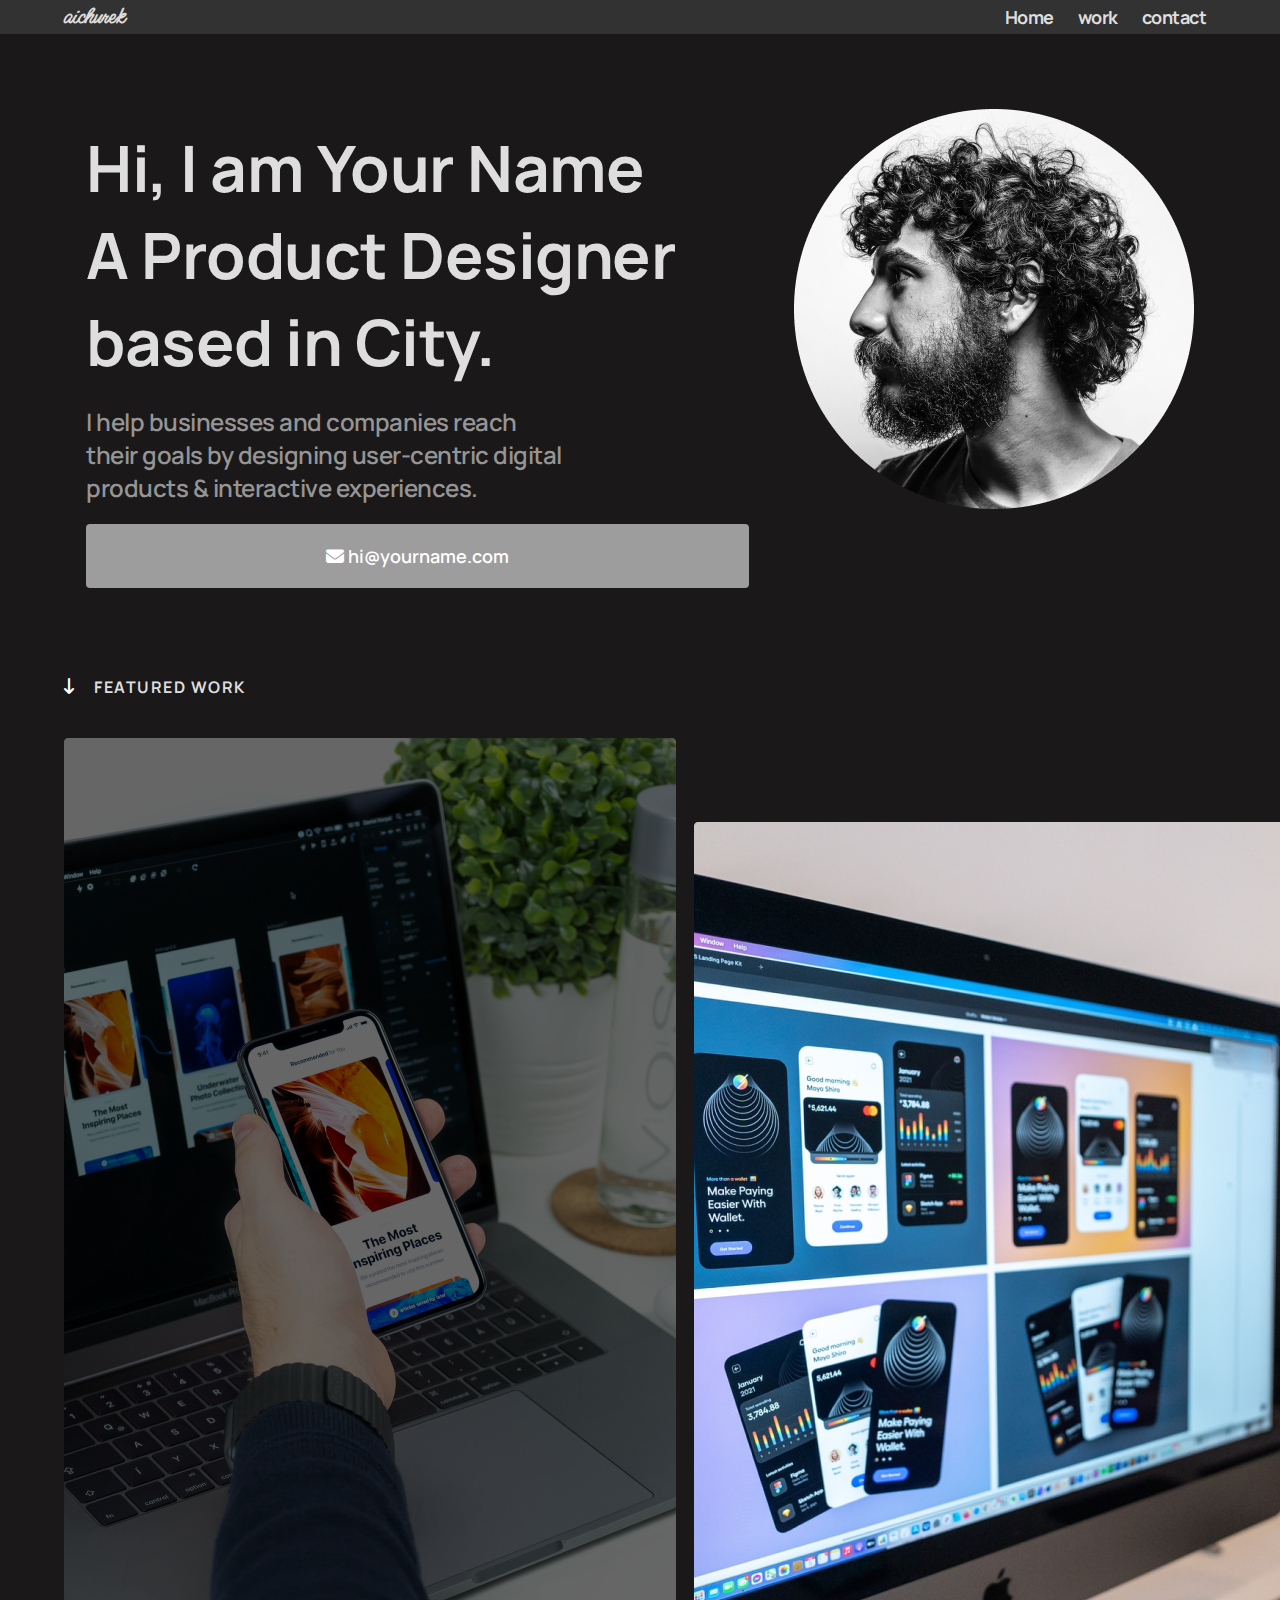
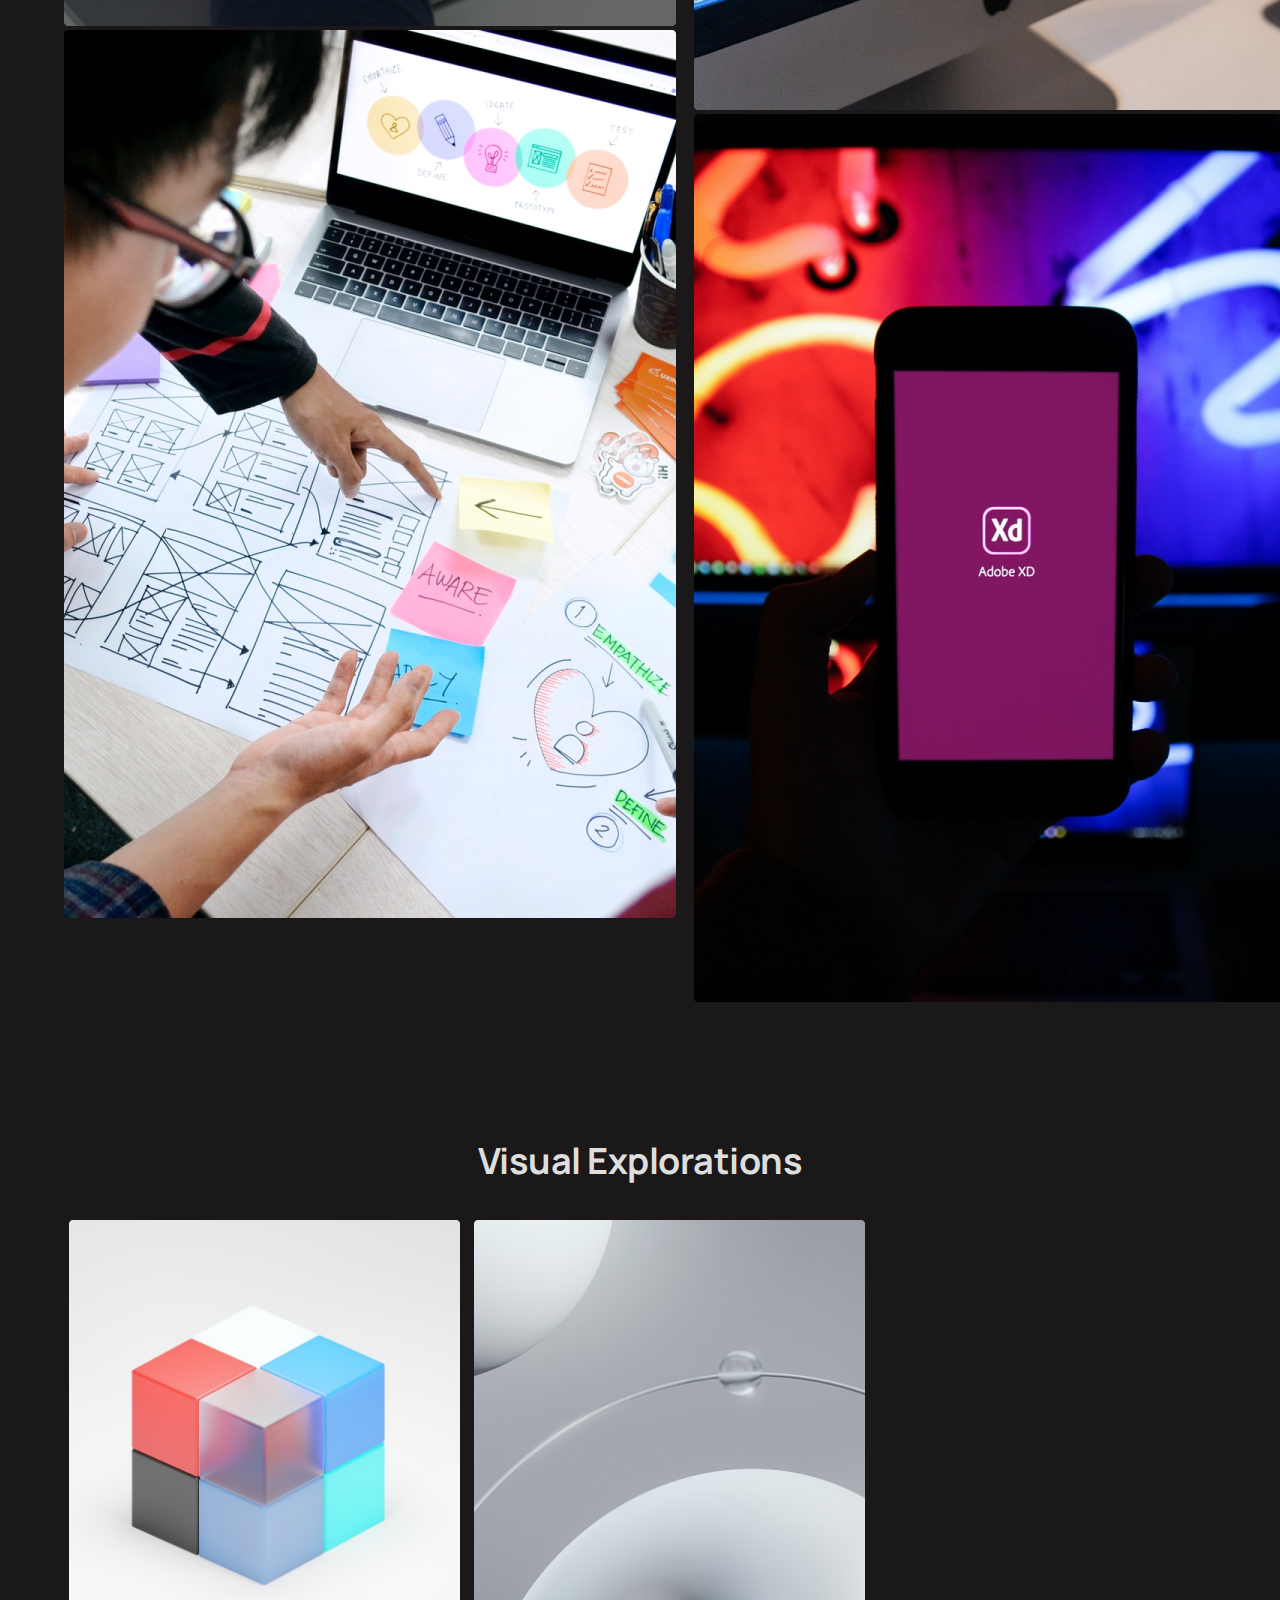
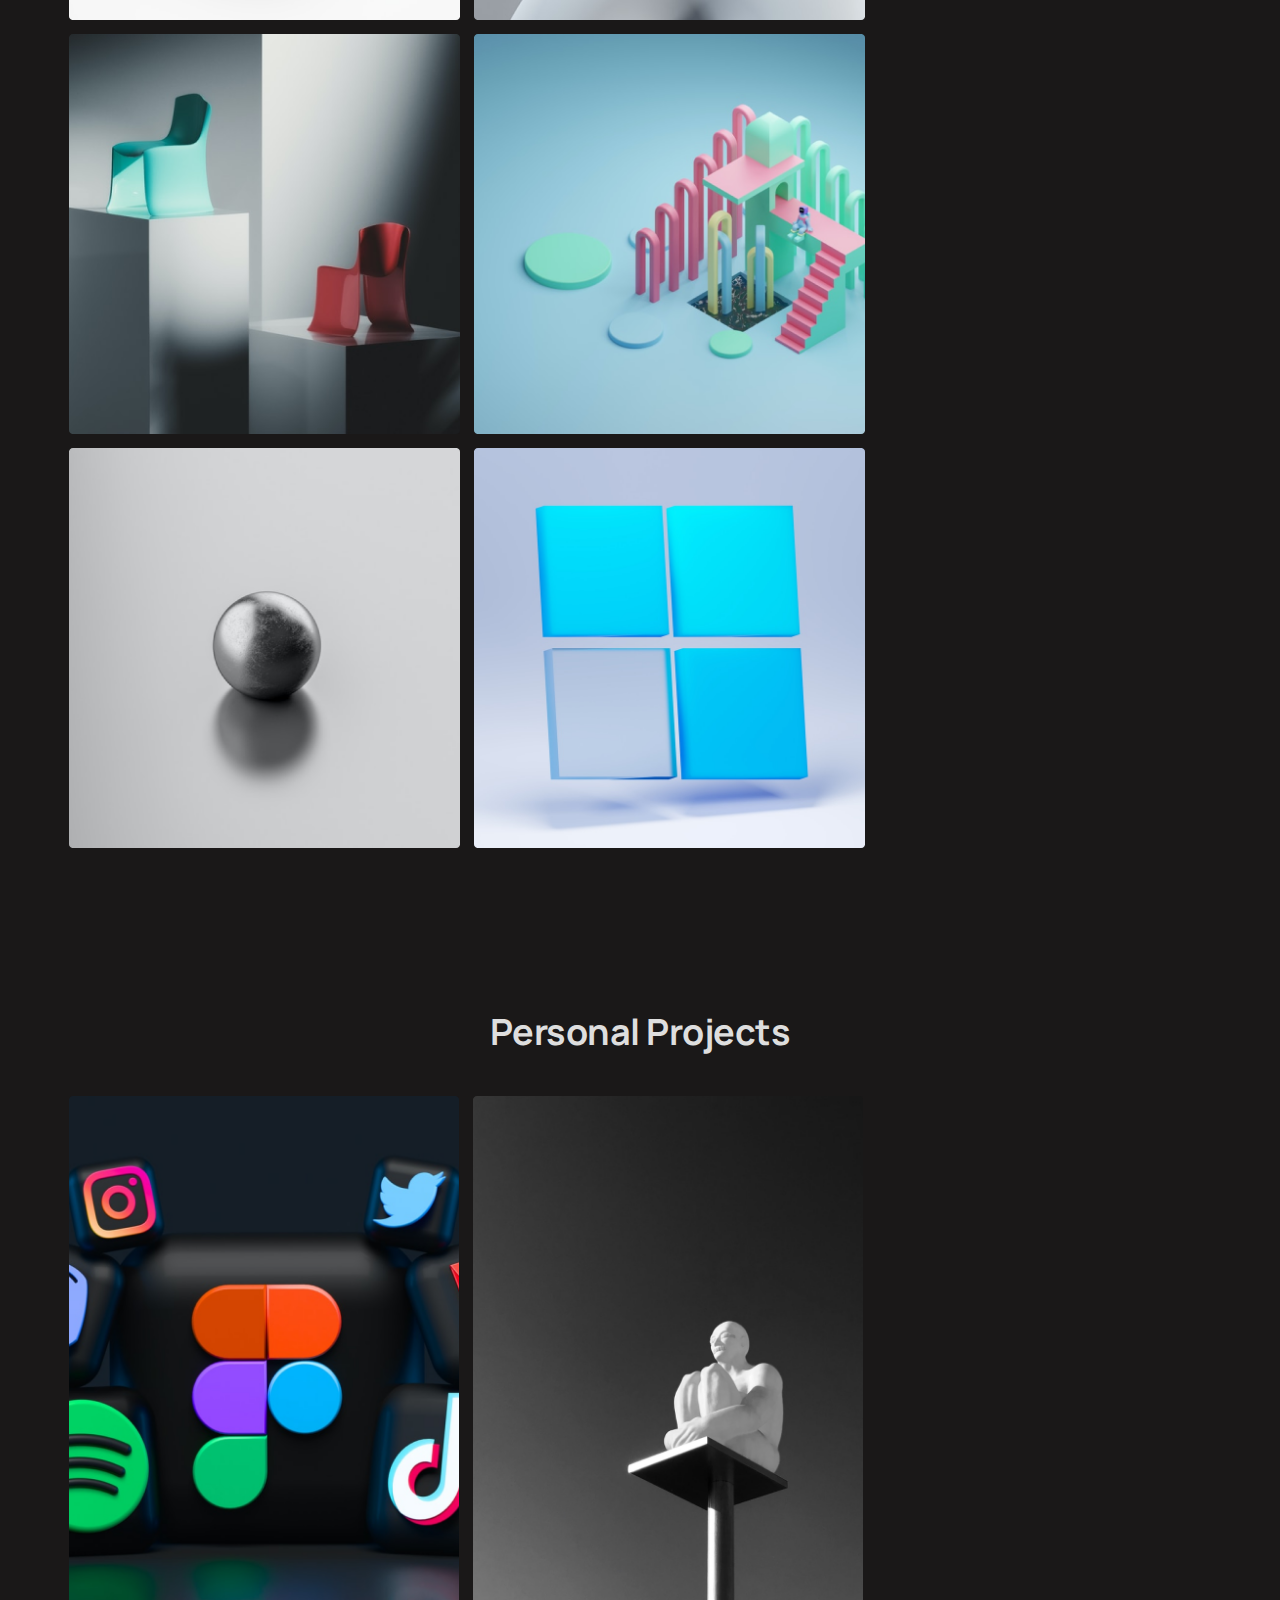
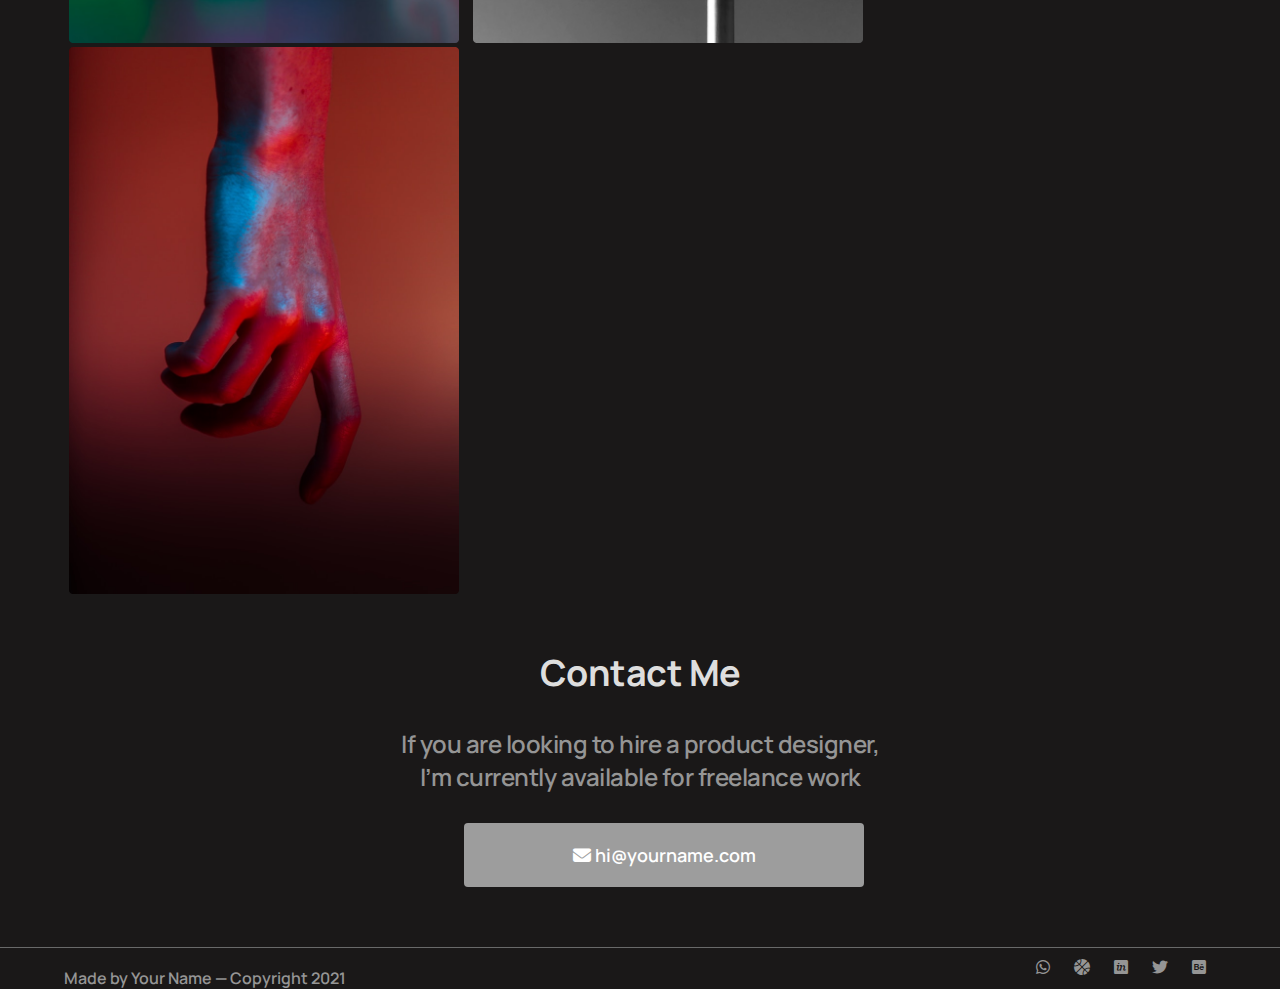
<file: index.html>
<!doctype html>
<html lang="en">
<head>
    <meta charset="UTF-8">
    <meta name="viewport"
          content="width=device-width, user-scalable=no, initial-scale=1.0, maximum-scale=1.0, minimum-scale=1.0">
    <meta http-equiv="X-UA-Compatible" content="ie=edge">
    <title>Document</title>
    <link rel="stylesheet" href="./css/style.css">
    <link rel="stylesheet" href="css/all.min.css">
</head>
<body>
<header id="header">
    <div class="container">
        <div class="header-general">
            <div>
                <a href="index2.html" class="header-general__logo">aichurek</a>
            </div>
            <div>
                <a href="#" class="header-general__nav">Home</a>
                <a href="#" class="header-general__nav">work</a>
                <a href="#" class="header-general__nav">contact</a>
            </div>
        </div>
    </div>
</header>
<section id="hero">
    <div class="container">
        <div class="hero-general">
            <div>
                <h1 class="hero-general__title">Hi, I am Your Name <br>
                    A Product Designer <br>
                    based in City.</h1>
                <p class="hero-general__desc">I help businesses and companies reach <br>
                    their goals by designing user-centric digital <br>
                    products & interactive experiences.</p>
                <button class="hero-general__btn">
                    <a href="#" class="hero-general__btn">
                        <i class="fa-solid fa-envelope"></i>
                        hi@yourname.com</a>
                </button>
            </div>
            <div class="header-general__img">
                <img src="./img/unsplash_XHVpWcr5grQ.png" alt="">
            </div>
        </div>
    </div>
</section>
<section id="about">
    <div class="container">
        <div class="about-general">
            <a href="#" class="about-general__icon">
                <i class="fa-solid fa-arrow-down-long"></i>
            </a>
            <h1 class="about-general__title">Featured Work</h1>
            <div>
                <div class="about-general__img">
                    <img src="./img/img1.png" alt="">
                    <img src="./img/img3.png" alt="">
                </div>
                <div class="about-general__img1">
                    <img src="./img/img2.png" alt="">
                    <img src="./img/img4.png" alt="">
                </div>
            </div>
        </div>
    </div>
</section>
<section id="visual">
    <div class="container">
        <div class="visual-general">
            <h1 class="visual-general__title">Visual Explorations</h1>
            <div>
                <img src="./img/images1.png" alt="" class="visual-general__images">
                <img src="./img/images2.png" alt="" class="visual-general__images">
                <img src="./img/images3.png" alt="" class="visual-general__images">
                <img src="./img/images4.png" alt="" class="visual-general__images">
                <img src="./img/images5.png" alt="" class="visual-general__images">
                <img src="./img/images6.png" alt="" class="visual-general__images">
            </div>
        </div>
    </div>
</section>
<section id="project">
    <div class="container">
        <div class="project-general">
            <h1 class="project-general__title">Personal Projects</h1>
            <div>
                <img src="./img/Rectangle%204.png" alt="" class="project-general__img">
                <img src="./img/Rectangle%205.png" alt="" class="project-general__img">
                <img src="./img/Rectangle%206.png" alt="" class="project-general__img">
            </div>
        </div>
    </div>
</section>
<section id="contact">
    <div class="container">
        <div class="contact-general">
            <h1 class="contact-general__title">Contact Me</h1>
            <p class="contact-general__desc">If you are looking to hire a product designer, <br>
                I’m currently available for freelance work</p>
            <button class="contact-general__btn">
                <i class="fa-solid fa-envelope"></i>
                hi@yourname.com
            </button>
        </div>
    </div>
</section>
<footer id="footer">
    <div class="container">
        <div class="footer-general">
            <div>
                <h1 class="footer-general__title">Made by Your Name — Copyright 2021</h1>
            </div>
            <div>
                <a href="#" class="footer-general__icon">
                    <i class="fa-brands fa-whatsapp"></i>
                </a>
                <a href="#" class="footer-general__icon">
                    <i class="fa-solid fa-basketball"></i>
                </a>
                <a href="#" class="footer-general__icon">
                    <i class="fa-brands fa-invision"></i>
                </a>
                <a href="#" class="footer-general__icon">
                    <i class="fa-brands fa-twitter"></i>
                </a>
                <a href="#" class="footer-general__icon">
                    <i class="fa-brands fa-behance-square"></i>
                </a>
            </div>
        </div>
    </div>
</footer>
</body>
</html>
</file>
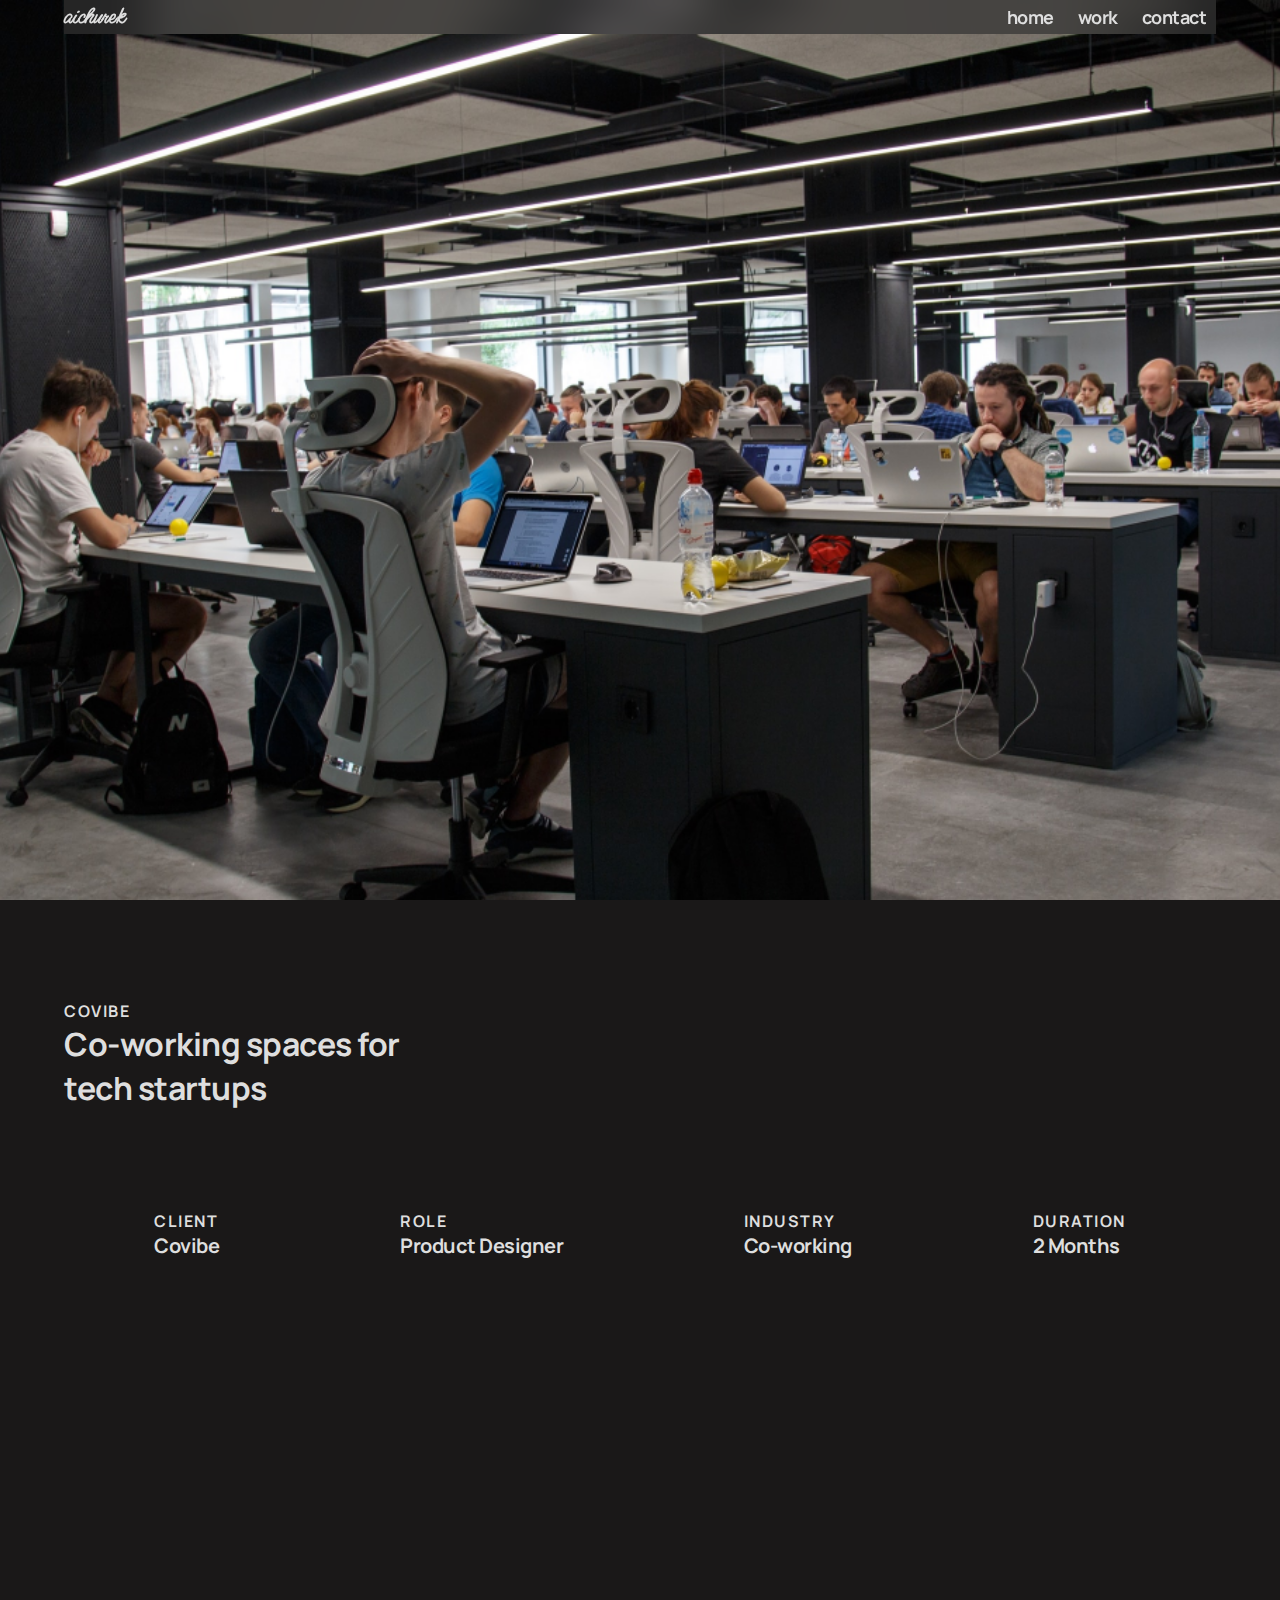
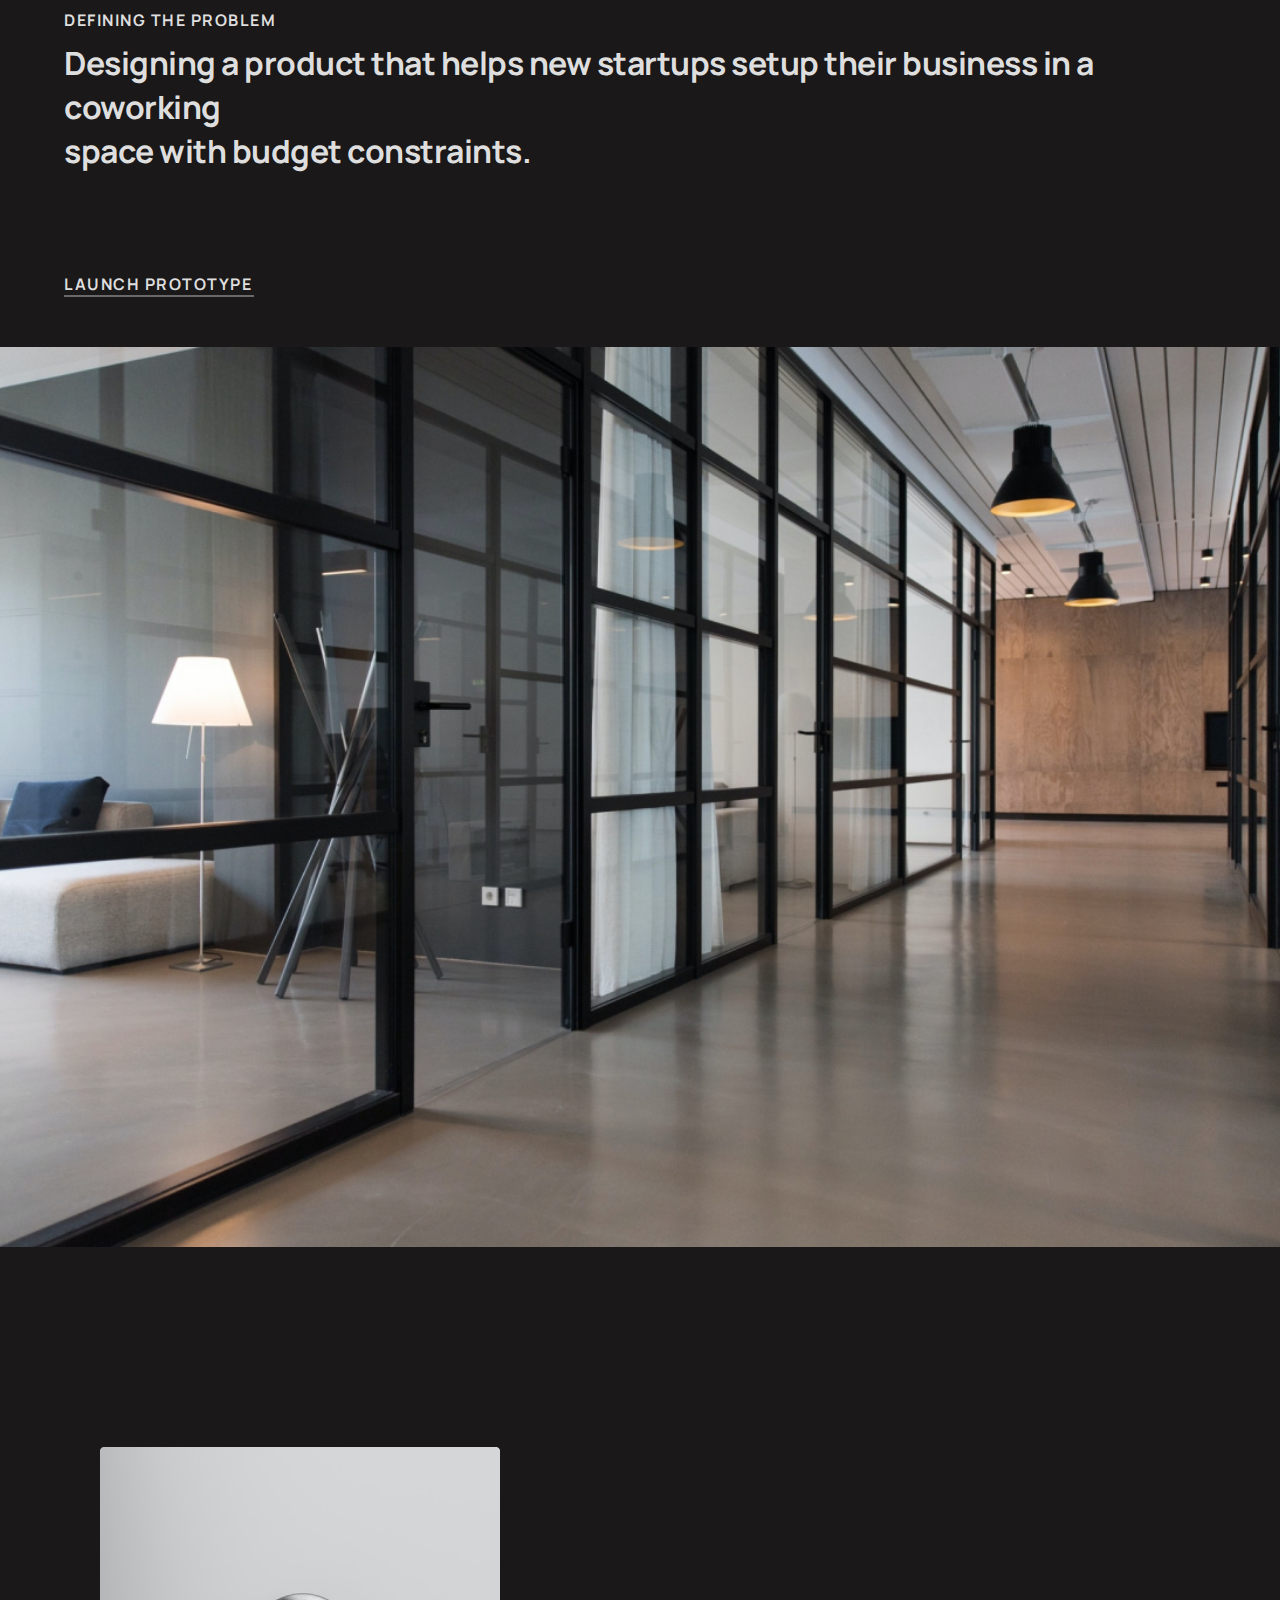
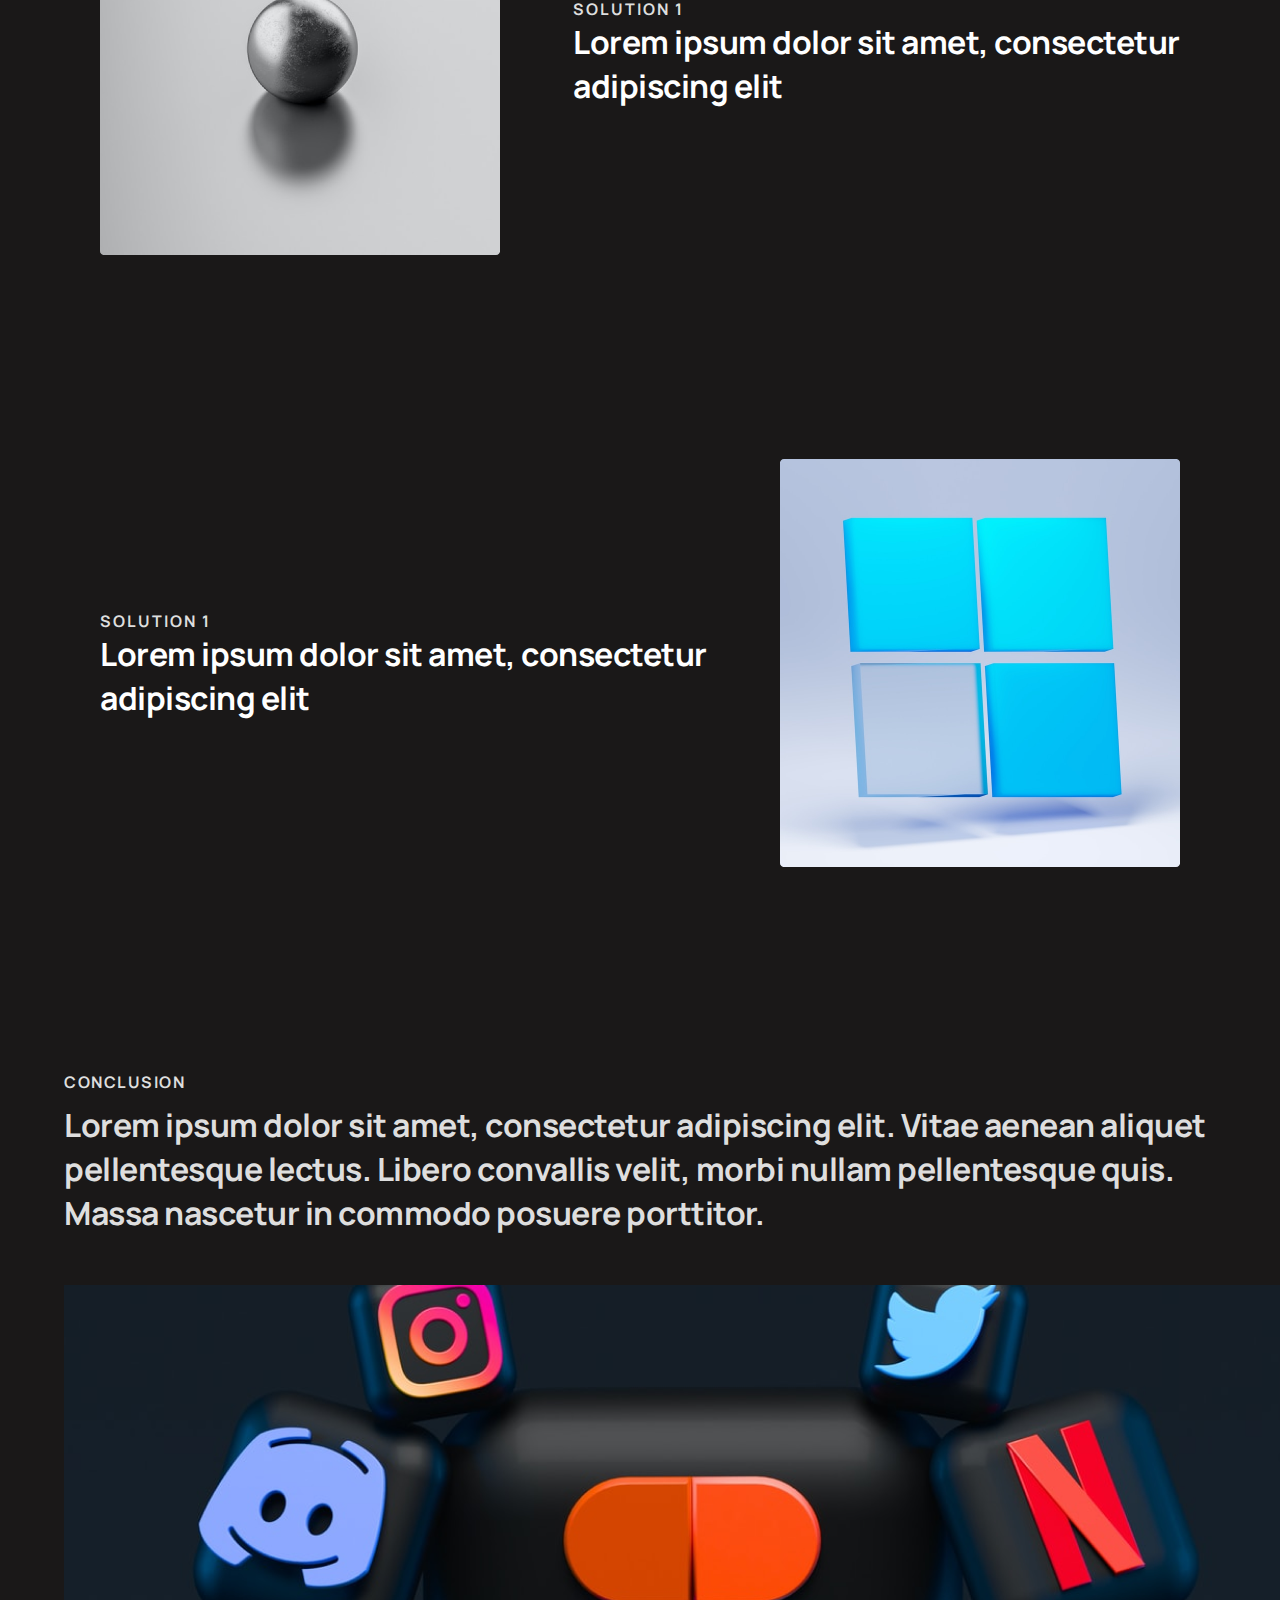
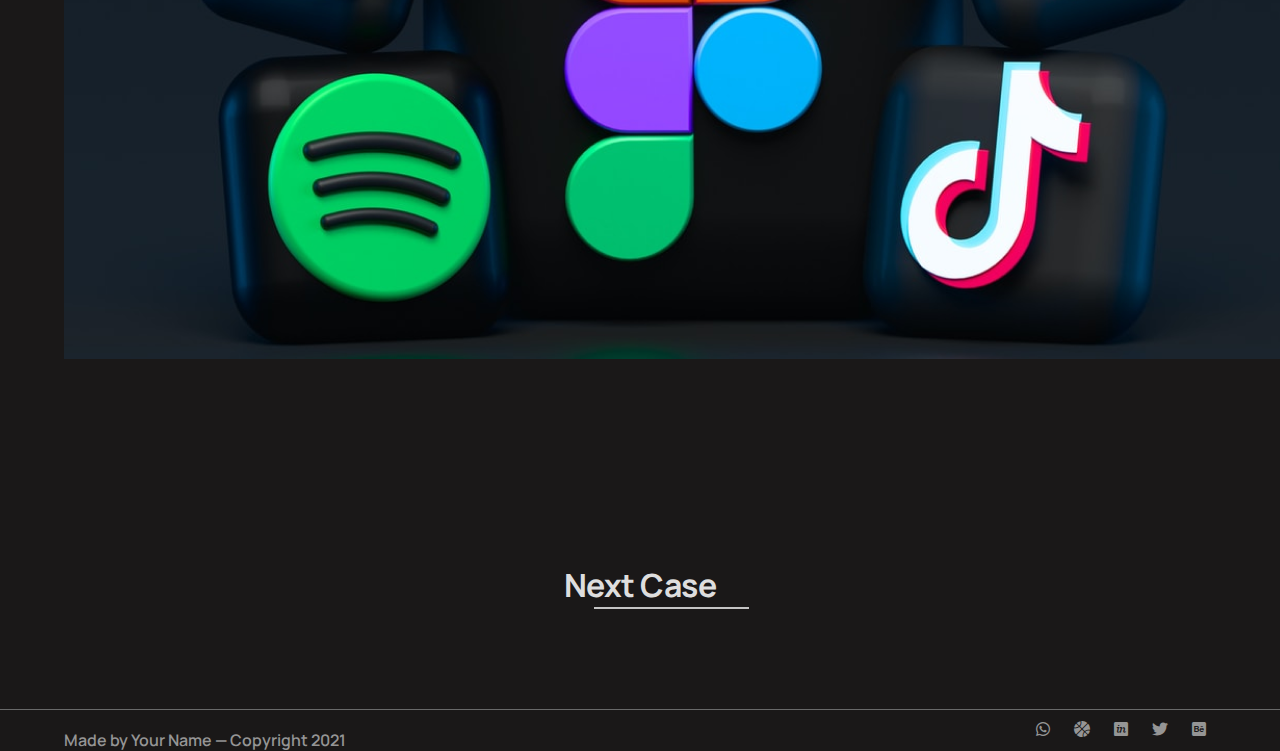
<file: index2.html>
<!doctype html>
<html lang="en">
<head>
    <meta charset="UTF-8">
    <meta name="viewport"
          content="width=device-width, user-scalable=no, initial-scale=1.0, maximum-scale=1.0, minimum-scale=1.0">
    <meta http-equiv="X-UA-Compatible" content="ie=edge">
    <title>Document</title>
    <link rel="stylesheet" href="css/style.css">
    <link rel="stylesheet" href="css/all.min.css">
</head>
<body>
<header id="header2">
    <div class="container">
        <div class="header2-general">
            <div>
                <a href="index.html" class="header2-general__logo">aichurek</a>
            </div>
            <div>
                <a href="#" class="header2-general__nav">home</a>
                <a href="#" class="header2-general__nav">work</a>
                <a href="#" class="header2-general__nav">contact</a>
            </div>
        </div>
    </div>
</header>
<section id="hero2">
    <div class="container">
        <div class="hero-general">
            <div>
                <h3 class="hero-general__title">Covibe</h3>
                <h1 class="hero-general__title1">Co-working spaces for <br>
                    tech startups</h1>
            </div>
            <div class="hero-general__block">
                <div>
                    <h1 class="hero-general__block__title">client</h1>
                    <h1 class="hero-general__block__title1">Covibe</h1>
                </div>
                <div>
                    <h1 class="hero-general__block__title">role</h1>
                    <h1 class="hero-general__block__title1">Product Designer</h1>
                </div>
                <div>
                    <h1 class="hero-general__block__title">industry</h1>
                    <h1 class="hero-general__block__title1">Co-working</h1>
                </div>
                <div>
                    <h1 class="hero-general__block__title">duration</h1>
                    <h1 class="hero-general__block__title1">2 Months</h1>
                </div>
            </div>
            <div class="hero-general__blocks">
                <h1 class="hero-general__blocks__title">defining the problem</h1>
                <h1 class="hero-general__blocks__title1">Designing a product that helps new startups setup their business in a coworking <br>
                    space with budget constraints.</h1>
            </div>
        </div>
    </div>
</section>
<section id="about2">
    <div class="container">
        <div class="about2-general">
            <h1 class="about2-general__title">launch prototype</h1>
            <div class="about2-general__line"></div>
        </div>
    </div>
</section>
<section id="photo">
</section>
<section id="photo1">
    <div class="container">
        <div class="photo1-general">
            <div>
                <img src="./img/images5.png" alt="">
            </div>
          <div>
              <h1 class="photo1-general__title">solution 1</h1>
              <h1 class="photo1-general__title1">Lorem ipsum dolor sit amet, consectetur <br>
                  adipiscing elit</h1>
          </div>
        </div>
    </div>
</section>
<section id="photo2">
    <div class="container">
        <div class="photo2-general">
            <div>
            <h1 class="photo2-general__title">solution 1</h1>
            <h1 class="photo2-general__title1">Lorem ipsum dolor sit amet, consectetur <br>
                adipiscing elit</h1>
        </div>
            <div>
                <img src="./img/images6.png" alt="">
            </div>

        </div>
    </div>
</section>
<section id="cons">
    <div class="container">
        <div class="cons-general">
            <h1 class="cons-general__title">Conclusion</h1>
            <h1 class="cons-general__title1">Lorem ipsum dolor sit amet, consectetur adipiscing elit. Vitae aenean aliquet <br>
                pellentesque lectus. Libero convallis velit, morbi nullam pellentesque quis. Massa
                nascetur in commodo posuere porttitor.</h1>
            <img src="./img/bg3.png" alt="" class="cons-general__img">
            <div>
                <h1 class="cons-general__title2">Next Case</h1>
                <div class="cons-general__line"></div>
            </div>
        </div>
    </div>
</section>
<footer id="footer">
    <div class="container">
        <div class="footer-general">
            <div>
                <h1 class="footer-general__title">Made by Your Name — Copyright 2021</h1>
            </div>
            <div>
                <a href="#" class="footer-general__icon">
                    <i class="fa-brands fa-whatsapp"></i>
                </a>
                <a href="#" class="footer-general__icon">
                    <i class="fa-solid fa-basketball"></i>
                </a>
                <a href="#" class="footer-general__icon">
                    <i class="fa-brands fa-invision"></i>
                </a>
                <a href="#" class="footer-general__icon">
                    <i class="fa-brands fa-twitter"></i>
                </a>
                <a href="#" class="footer-general__icon">
                    <i class="fa-brands fa-behance-square"></i>
                </a>
            </div>
        </div>
    </div>
</footer>
</body>
</html>
</file>
<file: css/style.css>
@import url("https://fonts.googleapis.com/css2?family=Ms+Madi&display=swap");
@import url("https://fonts.googleapis.com/css2?family=Manrope:wght@300;400;500;700&display=swap");
* {
  margin: 0;
  padding: 0;
}

a, a {
  text-decoration: none;
}

.container {
  width: 90%;
  margin: 0 auto;
}

body {
  background: #1a1818;
}

#header {
  background: #323232;
}
#header .header-general {
  display: flex;
  justify-content: space-between;
  align-items: center;
}
#header .header-general__logo {
  font-style: normal;
  font-weight: 700;
  font-size: 25px;
  color: #DEDEDE;
  font-family: "Ms Madi", sans-serif;
}
#header .header-general__nav {
  font-family: "Manrope", sans-serif;
  font-style: normal;
  font-weight: 700;
  font-size: 18px;
  letter-spacing: -0.5px;
  color: #DEDEDE;
  padding: 0 10px;
}
#header .header-general__nav:hover {
  color: #FFFFFF;
}

#hero {
  margin-bottom: 90px;
}
#hero .hero-general {
  display: flex;
  justify-content: space-around;
  align-items: center;
}
#hero .hero-general__title {
  font-family: "Manrope", sans-serif;
  font-style: normal;
  font-weight: 700;
  font-size: 64px;
  letter-spacing: -0.5px;
  color: #DEDEDE;
  margin-bottom: 20px;
  margin-top: 90px;
}
#hero .hero-general__desc {
  font-family: "Manrope", sans-serif;
  font-style: normal;
  font-weight: 600;
  font-size: 24px;
  letter-spacing: -0.5px;
  color: #959595;
  margin-bottom: 20px;
}
#hero .hero-general__btn {
  padding: 20px 120px;
  background: #9D9D9D;
  border-radius: 4px;
  border: none;
  font-family: "Manrope", sans-serif;
  font-style: normal;
  font-weight: 600;
  font-size: 18px;
  color: #FFFFFF;
  transition: 0.5s;
}
#hero .hero-general__btn:hover {
  background: #1a1818;
  color: white;
  transition: 0.5s;
  cursor: grab;
  border: #9D9D9D;
}

#about {
  margin-bottom: 130px;
}
#about .about-general__icon {
  width: 32px;
  color: white;
}
#about .about-general__title {
  font-family: "Manrope", sans-serif;
  font-style: normal;
  font-weight: 700;
  font-size: 16px;
  letter-spacing: 1.5px;
  text-transform: uppercase;
  color: #DEDEDE;
  margin-left: 30px;
  margin-top: -20px;
  margin-bottom: 40px;
}
#about .about-general__img1 {
  margin-left: 630px;
  margin-top: -1700px;
}

#visual {
  margin-bottom: 150px;
}
#visual .visual-general__title {
  font-family: "Manrope", sans-serif;
  font-style: normal;
  font-weight: 700;
  font-size: 36px;
  text-align: center;
  letter-spacing: -0.5px;
  color: #DEDEDE;
  margin-bottom: 30px;
}
#visual .visual-general__images {
  width: 391px;
  height: 400px;
  padding: 5px 5px;
}

#project {
  margin-bottom: 50px;
}
#project .project-general__title {
  font-family: "Manrope", sans-serif;
  font-style: normal;
  font-weight: 700;
  font-size: 36px;
  text-align: center;
  letter-spacing: -0.5px;
  color: #DEDEDE;
  margin-bottom: 40px;
}
#project .project-general__img {
  width: 390px;
  height: 547px;
  padding: 0 5px;
}

#contact {
  margin-bottom: 60px;
}
#contact .contact-general {
  display: flex;
  flex-direction: column;
  justify-content: center;
}
#contact .contact-general__title {
  font-family: "Manrope", sans-serif;
  font-style: normal;
  font-weight: 700;
  font-size: 36px;
  text-align: center;
  letter-spacing: -0.5px;
  color: #DEDEDE;
  margin-bottom: 30px;
}
#contact .contact-general__desc {
  font-family: "Manrope", sans-serif;
  font-style: normal;
  font-weight: 600;
  font-size: 24px;
  text-align: center;
  letter-spacing: -0.5px;
  color: #959595;
  margin-bottom: 30px;
}
#contact .contact-general__btn {
  font-family: "Manrope", sans-serif;
  font-style: normal;
  font-weight: 600;
  font-size: 18px;
  color: #FFFFFF;
  background: #9D9D9D;
  border-radius: 4px;
  width: 400px;
  height: 64px;
  border: none;
  margin-left: 400px;
  transition: 0.5s;
}
#contact .contact-general__btn:hover {
  background: #1a1818;
  color: white;
  transition: 0.5s;
  cursor: grab;
  border: #9D9D9D;
}

#footer {
  height: 1px;
  background: #696969;
}
#footer .footer-general {
  display: flex;
  justify-content: space-between;
  align-items: center;
}
#footer .footer-general__title {
  font-family: "Manrope", sans-serif;
  font-style: normal;
  font-weight: 600;
  font-size: 16px;
  color: #959595;
  margin-top: 20px;
}
#footer .footer-general__icon {
  width: 21px;
  height: 21px;
  color: #959595;
  padding: 0 10px;
}

#header2 {
  margin-bottom: 100px;
  background: url("../img/bg.png") no-repeat center/cover;
  min-height: 100vh;
}
#header2 .header2-general {
  display: flex;
  justify-content: space-between;
  align-items: center;
  background: rgba(50, 50, 50, 0.7);
  backdrop-filter: blur(20px);
}
#header2 .header2-general__logo {
  font-style: normal;
  font-weight: 700;
  font-size: 25px;
  color: #DEDEDE;
  font-family: "Ms Madi", sans-serif;
}
#header2 .header2-general__nav {
  font-family: "Manrope", sans-serif;
  font-style: normal;
  font-weight: 700;
  font-size: 18px;
  letter-spacing: -0.5px;
  color: #DEDEDE;
  padding: 0 10px;
  transition: 0.5s;
}
#header2 .header2-general__nav:hover {
  transition: 0.5s;
  color: #FFFFFF;
}

#hero2 {
  margin-bottom: 100px;
}
#hero2 .hero-general__title {
  font-family: "Manrope", sans-serif;
  font-style: normal;
  font-weight: 700;
  font-size: 16px;
  letter-spacing: 1.5px;
  text-transform: uppercase;
  color: #DEDEDE;
}
#hero2 .hero-general__title1 {
  font-family: "Manrope", sans-serif;
  font-style: normal;
  font-weight: 700;
  font-size: 32px;
  letter-spacing: -0.5px;
  color: #DEDEDE;
  margin-bottom: 100px;
}
#hero2 .hero-general__block {
  display: flex;
  justify-content: space-around;
  align-items: center;
}
#hero2 .hero-general__block__title {
  font-family: "Manrope", sans-serif;
  font-style: normal;
  font-weight: 700;
  font-size: 16px;
  letter-spacing: 1.5px;
  text-transform: uppercase;
  color: #DEDEDE;
}
#hero2 .hero-general__block__title1 {
  font-family: "Manrope", sans-serif;
  font-style: normal;
  font-weight: 700;
  font-size: 20px;
  letter-spacing: -0.5px;
  color: #DEDEDE;
  margin-bottom: 350px;
}
#hero2 .hero-general .hero-general__blocks__title {
  font-family: "Manrope", sans-serif;
  font-style: normal;
  font-weight: 700;
  font-size: 16px;
  letter-spacing: 1.5px;
  text-transform: uppercase;
  color: #DEDEDE;
  margin-bottom: 10px;
}
#hero2 .hero-general .hero-general__blocks__title1 {
  font-family: "Manrope", sans-serif;
  font-style: normal;
  font-weight: 700;
  font-size: 32px;
  letter-spacing: -0.5px;
  color: #DEDEDE;
}

#about2 .about2-general__title {
  font-family: "Manrope", sans-serif;
  font-style: normal;
  font-weight: 700;
  font-size: 16px;
  letter-spacing: 1.5px;
  text-transform: uppercase;
  color: #DEDEDE;
}
#about2 .about2-general__line {
  border: 1px solid #696969;
  width: 188px;
  margin-bottom: 50px;
}

#photo {
  background: url("../img/bg2.png") no-repeat center/cover;
  min-height: 100vh;
  margin-bottom: 200px;
}

#photo1 {
  margin-bottom: 200px;
}
#photo1 .photo1-general {
  display: flex;
  justify-content: space-around;
  align-items: center;
}
#photo1 .photo1-general__title {
  font-family: "Manrope", sans-serif;
  font-style: normal;
  font-weight: 700;
  font-size: 16px;
  letter-spacing: 2px;
  text-transform: uppercase;
  color: #DEDEDE;
}
#photo1 .photo1-general__title1 {
  font-family: "Manrope", sans-serif;
  font-style: normal;
  font-weight: 700;
  font-size: 32px;
  letter-spacing: -0.5px;
  color: #FFFFFF;
}

#photo2 {
  margin-bottom: 200px;
}
#photo2 .photo2-general {
  display: flex;
  justify-content: space-around;
  align-items: center;
}
#photo2 .photo2-general__title {
  font-family: "Manrope", sans-serif;
  font-style: normal;
  font-weight: 700;
  font-size: 16px;
  letter-spacing: 2px;
  text-transform: uppercase;
  color: #DEDEDE;
}
#photo2 .photo2-general__title1 {
  font-family: "Manrope", sans-serif;
  font-style: normal;
  font-weight: 700;
  font-size: 32px;
  letter-spacing: -0.5px;
  color: #FFFFFF;
}

#cons .cons-general__title {
  font-family: "Manrope", sans-serif;
  font-style: normal;
  font-weight: 700;
  font-size: 16px;
  letter-spacing: 1.5px;
  text-transform: uppercase;
  color: #DEDEDE;
  margin-bottom: 10px;
}
#cons .cons-general__title1 {
  font-family: "Manrope", sans-serif;
  font-style: normal;
  font-weight: 700;
  font-size: 32px;
  letter-spacing: -0.5px;
  color: #DEDEDE;
  margin-bottom: 50px;
}
#cons .cons-general__img {
  margin-bottom: 200px;
}
#cons .cons-general__title2 {
  font-family: "Manrope", sans-serif;
  font-style: normal;
  font-weight: 700;
  font-size: 32px;
  text-align: center;
  letter-spacing: -0.5px;
  color: #DEDEDE;
}
#cons .cons-general__line {
  width: 153px;
  border: 1px solid #C4C4C4;
  margin-left: 530px;
  margin-bottom: 100px;
}

/*# sourceMappingURL=style.css.map */
</file>
